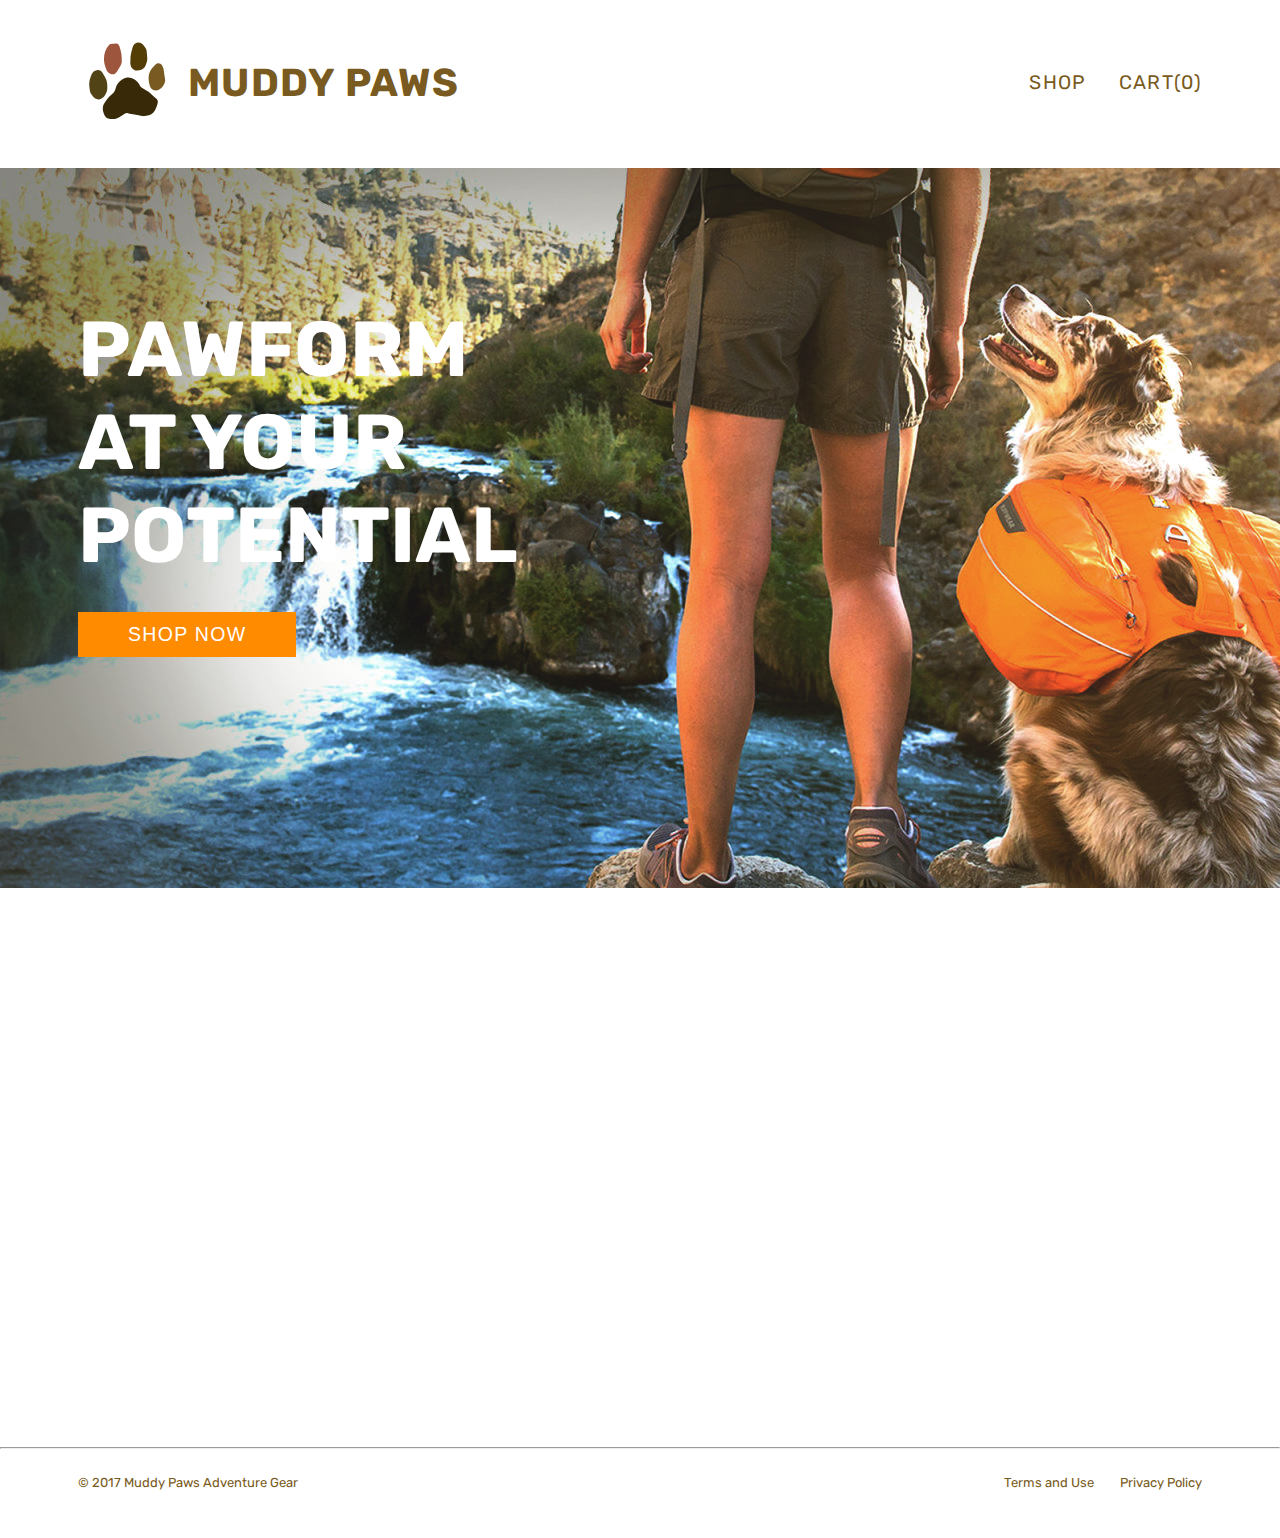
<file: index.html>
<!DOCTYPE html>
<html>
    <head>
        <title>Muddy Paws Adventure Gear</title>
        <!-- styles -->
        <link rel="stylesheet" type="text/css" href="style.css">
        <!-- fonts -->
        <link href="https://fonts.googleapis.com/css?family=Rubik:300,400,500,700" rel="stylesheet">
        <!-- jQuery -->
        <script src="https://code.jquery.com/jquery-3.2.1.min.js" integrity="sha256-hwg4gsxgFZhOsEEamdOYGBf13FyQuiTwlAQgxVSNgt4=" crossorigin="anonymous"></script>
        <!-- javascript -->
        <script src="main.js" type="text/javascript"></script>
        <script src="cart.js" type="text/javascript"></script>
    </head>
    
    <body>
       
        <div id="main">
            <header>
               <div class="logo">
                   <a href="index.html"><img src="images/paw.svg"></a>
                   <h1>Muddy Paws</h1>
                </div>
               
                <nav>
                    <ul>
                        <li><a href="shop.html">Shop</a></li>
                        <li><a id="counter" href="cart.html">Cart(<span>0</span>)</a></li>

                    </ul>
                </nav>
            </header>
        </div>
        
        <div class="banner">
            <h1 class="title">Pawform at Your Potential</h1>
            <a href="shop.html"><button>SHOP NOW</button></a>
        </div>
        
        <div class ="clear"></div>

        <hr class="footer">

        <footer>
           <p>© 2017 Muddy Paws Adventure Gear</p>

            <ul>
                    <li>Privacy Policy</li>
                    <li>Terms and Use</li>
            </ul>
        </footer>

    </body>
</html>
</file>
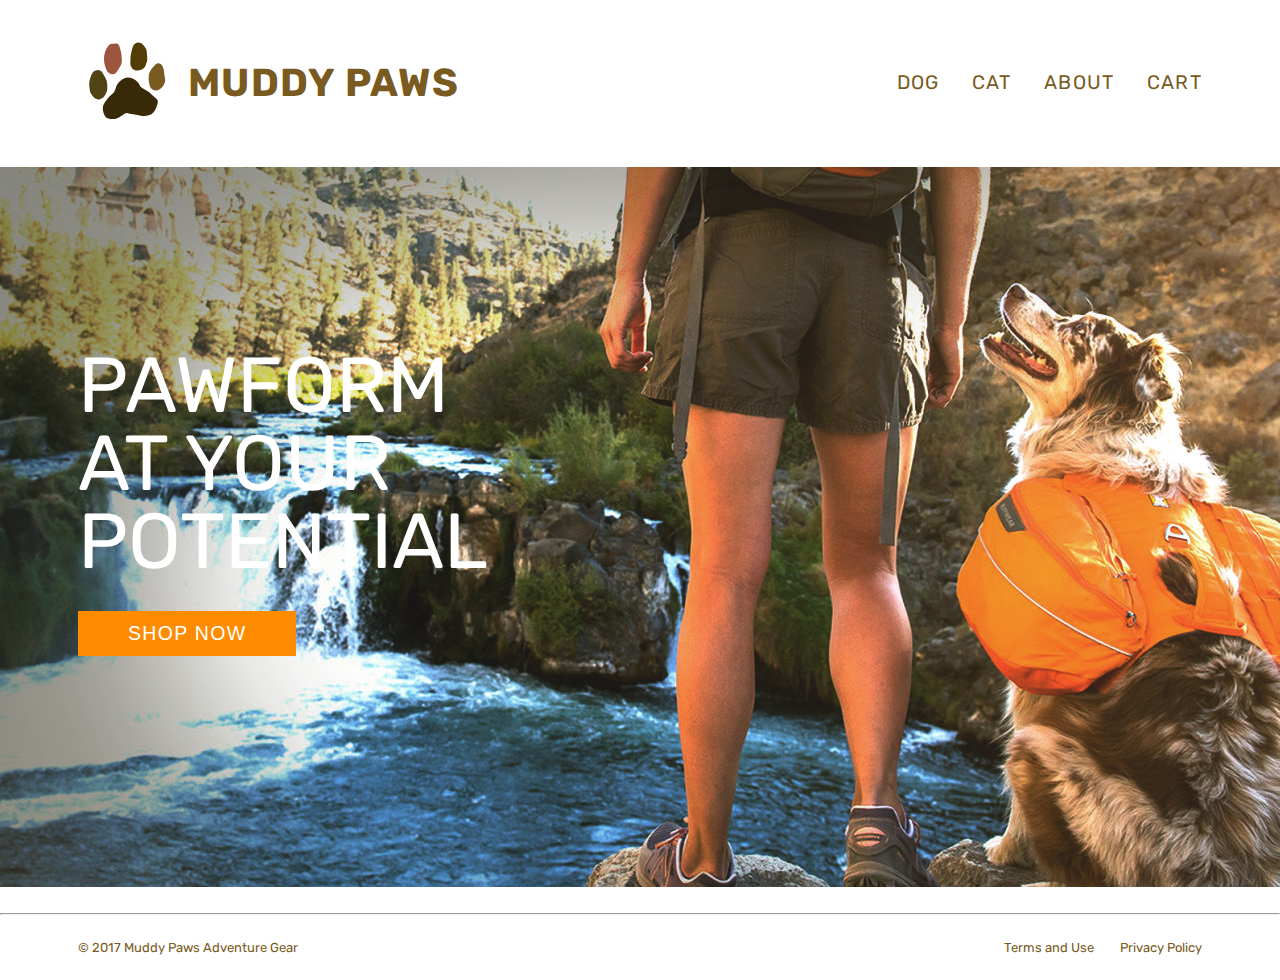
<file: pui-assignment-3/index.html>
<!DOCTYPE html>
<html>
    <head>
        <title>Muddy Paws Adventure Gear</title>
        <link rel="stylesheet" type="text/css" href="style.css">
        <link href="https://fonts.googleapis.com/css?family=Rubik:300,400,500,700" rel="stylesheet">
        <meta charset="utf-8">
        <meta name="viewport" content="width=device-width, initial-scale=1">
    </head>
    
    <body>
       
        <div id="main">
            <header>
               <div class="logo">
                   <a href="index.html"><img src="images/paw.svg"></a>
                   <h1>Muddy Paws</h1>
                </div>
               
                <nav>
                    <ul>
                        <li><a href="dog.html">Dog</a></li>
                        
                        <li><a href="cat.html">Cat</a></li>
                        
                        <li><a href="#"></a>About</li>
                        <li><a href="#"></a>Cart</li>
                    </ul>
                </nav>
            </header>
        </div>
        
        <div class="banner">
            <h1 class="title">Pawform at Your Potential</h1>
            <a href="dog.html"><button>SHOP NOW</button></a>
        </div>
        
        <div class ="clear"></div>

        <hr class="footer">

        <footer>
            <p>© 2017 Muddy Paws Adventure Gear</p>
            <ul>
                    <li>Privacy Policy</li>
                    <li>Terms and Use</li>
            </ul>
        </footer>

    </body>
</html>
</file>
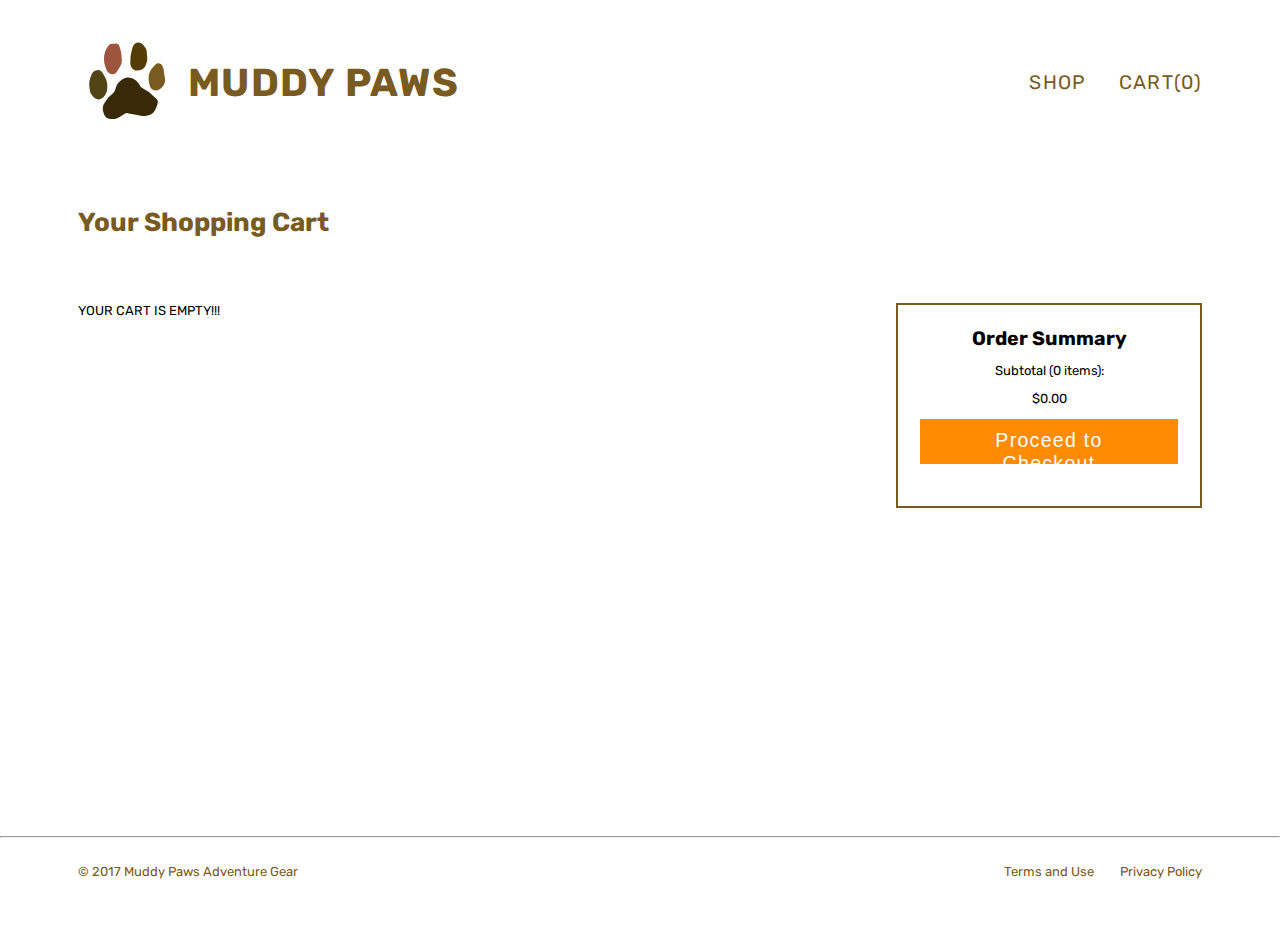
<file: cart.html>
<!DOCTYPE html>
<html>
    <head>
        <title>Muddy Paws Adventure Gear</title>
        <!-- styles -->
        <link rel="stylesheet" type="text/css" href="style.css">
        <!-- fonts -->
        <link href="https://fonts.googleapis.com/css?family=Rubik:300,400,500,700" rel="stylesheet">
        <!-- jQuery -->
        <script src="https://code.jquery.com/jquery-3.2.1.min.js" integrity="sha256-hwg4gsxgFZhOsEEamdOYGBf13FyQuiTwlAQgxVSNgt4=" crossorigin="anonymous"></script>
        <!-- javascript -->
        <script src="main.js" type="text/javascript"></script>
        <script src="cart.js" type="text/javascript"></script>
    </head>
    
    <body>
       
        <div id="main">
            <header>
               <div class="logo">
                   <a href="index.html"><img src="images/paw.svg"></a>
                   <h1>Muddy Paws</h1>
                </div>
               
                <nav>
                    <ul>
                        <li><a href="shop.html">Shop</a></li>
                        <li><a id="counter" href="cart.html">Cart(<span>0</span>)</a></li>
                    </ul>
                </nav>
            </header>
        </div>
        
        <div id="checkout">
            <h1>Your Shopping Cart</h1>
        </div>
        <div>
            <div id="cart">
                YOUR CART IS EMPTY!!!
            </div>
            <div class="orderSummary">
               <h2>Order Summary</h2>
               <p id="sumItems">Subtotal (<span>0</span> items):</p>
               <p id="sumPrice">$0.00</p>
               <a href="#"><button>Proceed to Checkout</button></a>
           </div>
        </div>

           <div class ="clear"></div>
       
        <hr class="footer">
        <footer>
            <p>© 2017 Muddy Paws Adventure Gear</p>
            <ul>
                    <li>Privacy Policy</li>
                    <li>Terms and Use</li>
            </ul>
        </footer>

    </body>
</html>
</file>
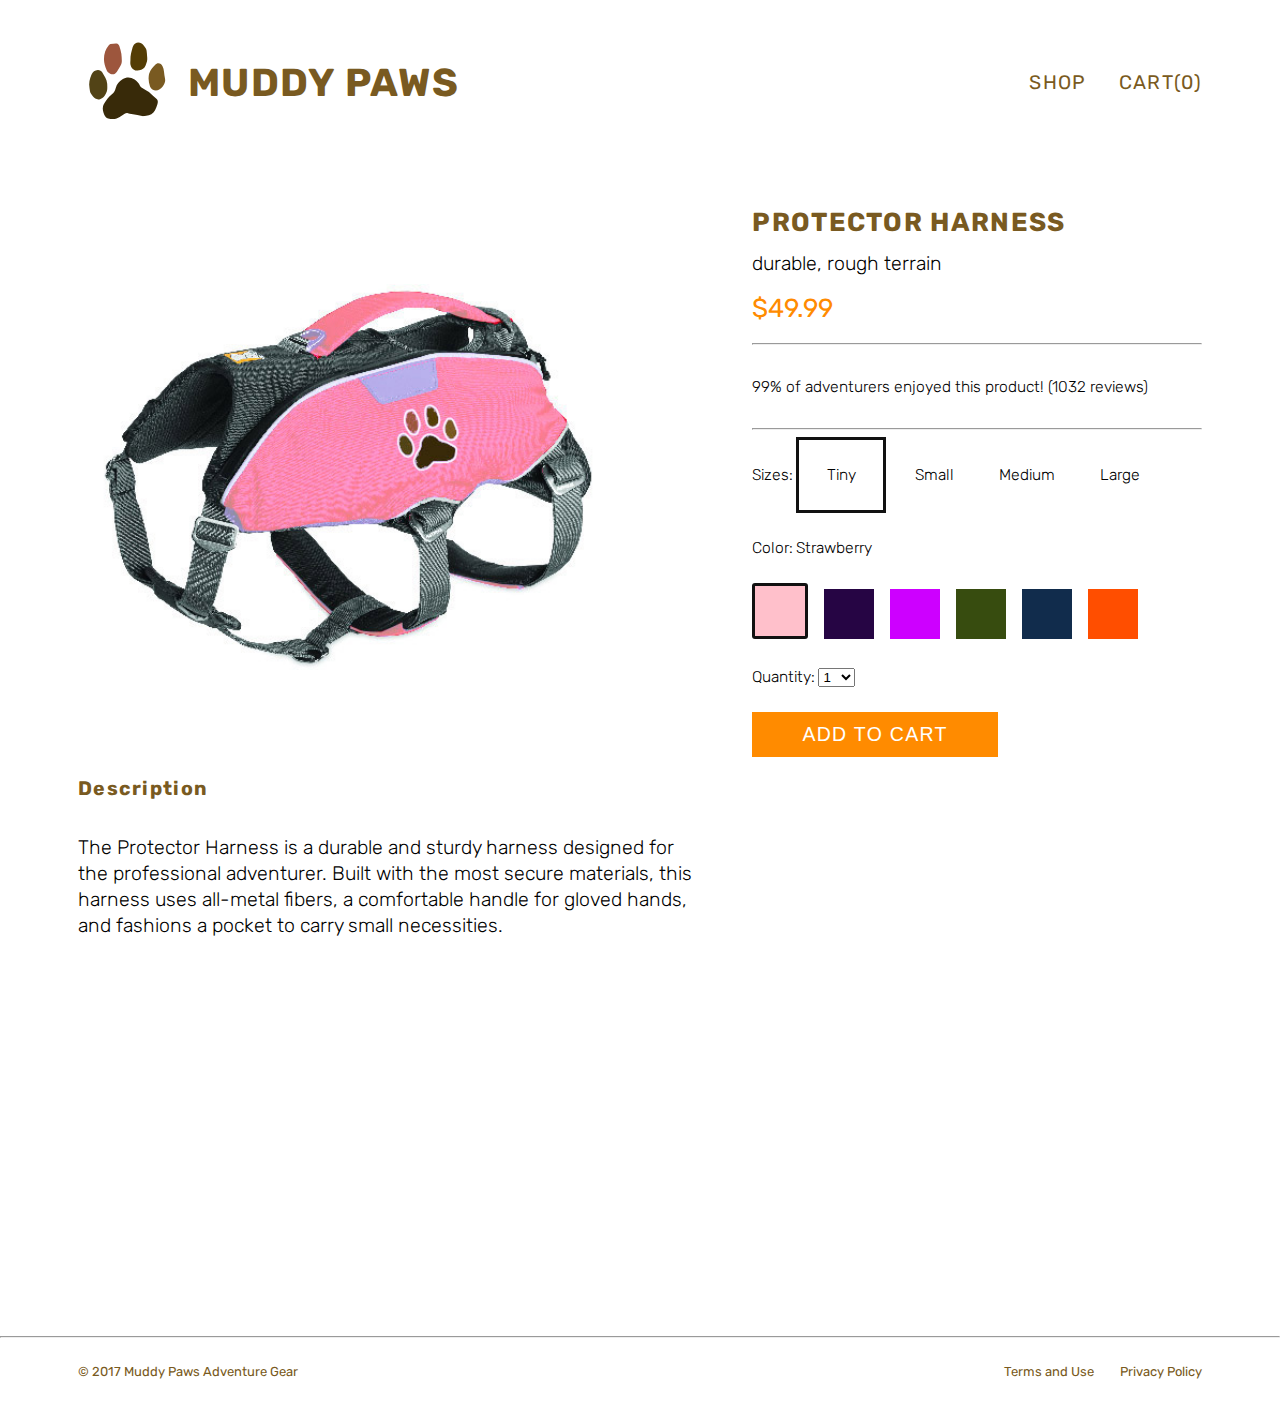
<file: pdp.html>
<!DOCTYPE html>
<html>
    <head>
        <title>Muddy Paws Adventure Gear</title>
        <!-- styles -->
        <link rel="stylesheet" type="text/css" href="style.css">
        <!-- fonts -->
        <link href="https://fonts.googleapis.com/css?family=Rubik:300,400,500,700" rel="stylesheet">
        <!-- jQuery -->
        <script src="https://code.jquery.com/jquery-3.2.1.min.js" integrity="sha256-hwg4gsxgFZhOsEEamdOYGBf13FyQuiTwlAQgxVSNgt4=" crossorigin="anonymous"></script>
        <!-- javascript -->
        <script src="main.js" type="text/javascript"></script> 
        <script src="cart.js" type="text/javascript"></script>  
    </head>
    <body>
       
        <div id="main">
            <header>
               <div class="logo">
                   <a href="index.html"><img src="images/paw.svg"></a>
                   <h1>Muddy Paws</h1>
                </div>
                <nav>
                    <ul>
                        <li><a href="shop.html">Shop</a></li>
                        <li><a id="counter" href="cart.html">Cart(<span>0</span>)</a></li>

                    </ul>
                </nav>
            </header>
        </div>
        <div class="pdp">
            <div class="pdpItem">    
            </div>
            <div class="pdpDetail">
                <h1>PROTECTOR HARNESS</h1>
                <h3>durable, rough terrain</h3>
                <h2>$49.99</h2>
                <hr>
                <p>99% of adventurers enjoyed this product! (1032 reviews)</p>
                <hr>
                <div class="sizes">
                   <p>Sizes:</p>
                    <div class="selected"><p>Tiny</p></div>
                    <div><p>Small</p></div>
                    <div><p>Medium</p></div>
                    <div><p>Large</p></div>
                </div>
                
                <p>Color: </p>
                <p id = "colorName">Strawberry</p>
                <div class="colors">
                    <div color = "Strawberry" class = "selected colorBox1"></div>
                    <div color = "Blackberry" class = "colorBox2"></div>
                    <div color = "Crazyberry" class = "colorBox3"></div>
                    <div color = "Camouflage" class = "colorBox4"></div>
                    <div color = "NightMoon" class = "colorBox5"></div>
                    <div color = "FireOrange" class = "colorBox6"></div>
                </div>
                <p>Quantity: </p>
                <select id="quantity">
                      <option value="1">1</option>
                      <option value="2">2</option>
                      <option value="3">3</option>
                      <option value="4">4</option>
                      <option value="5">5</option>
                      <option value="6">6</option>
                      <option value="7">7</option>
                      <option value="8">8</option>
                      <option value="9">9</option>
                      <option value="10">10</option>
                </select>
                <a id = "addToCart" href="#" style="color:transparent"><button>ADD TO CART</button></a>
            </div>
        </div>
        <div class="pdpDescription">
                   <h1>Description</h1>
                   <p>The Protector Harness is a durable and sturdy harness designed for the professional adventurer. Built with the most secure materials, this harness uses all-metal fibers, a comfortable handle for gloved hands, and fashions a  pocket to carry small necessities.</p>
        </div>
        <hr class="footer">
        <footer>
            <p>© 2017 Muddy Paws Adventure Gear</p>
            <ul>
                    <li>Privacy Policy</li>
                    <li>Terms and Use</li>
            </ul>
        </footer>
    </body>
</html>
</file>
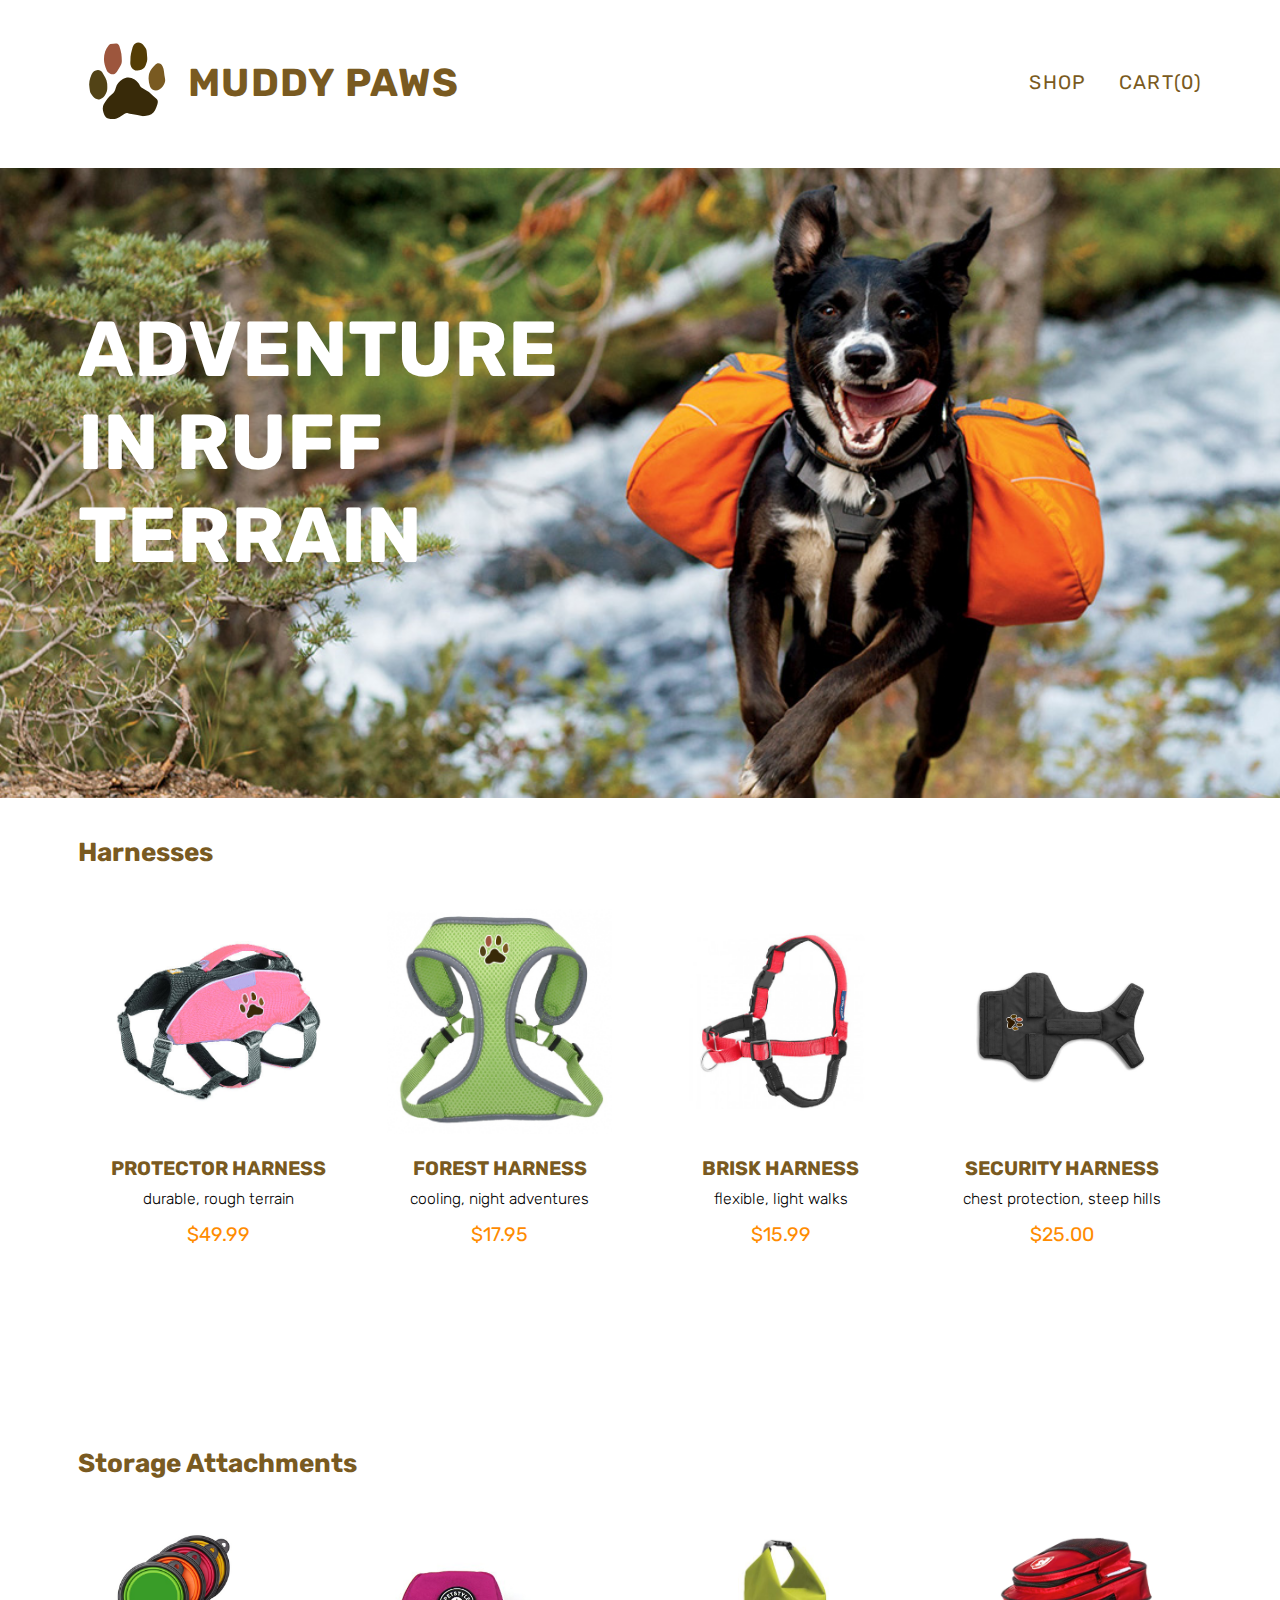
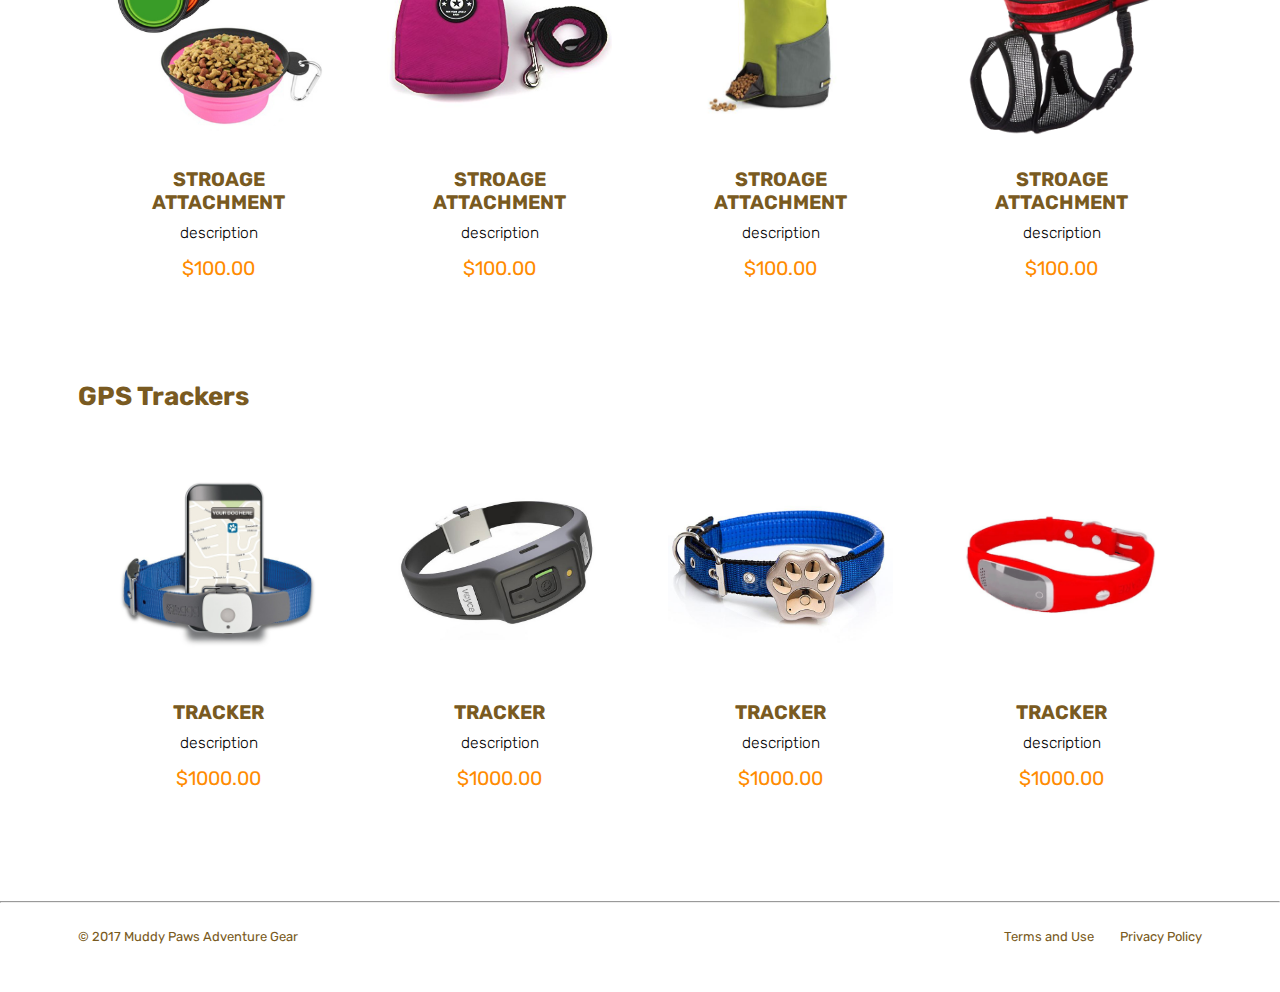
<file: shop.html>
<!DOCTYPE html>
<html>
    <head>
        <title>Muddy Paws Adventure Gear</title>
        <!-- styles -->
        <link rel="stylesheet" type="text/css" href="style.css">
        <!-- fonts -->
        <link href="https://fonts.googleapis.com/css?family=Rubik:300,400,500,700" rel="stylesheet">
        <!-- jQuery -->
        <script src="https://code.jquery.com/jquery-3.2.1.min.js" integrity="sha256-hwg4gsxgFZhOsEEamdOYGBf13FyQuiTwlAQgxVSNgt4=" crossorigin="anonymous"></script>
        <!-- javascript -->
        <script src="main.js" type="text/javascript"></script>
        <script src="cart.js" type="text/javascript"></script>
    </head>
    
    <body>
       
        <div id="main">
            <header>
               <div class="logo">
                   <a href="index.html"><img src="images/paw.svg"></a>
                   <h1>Muddy Paws</h1>
                </div>
               
                <nav>
                    <ul>
                        <li><a href="shop.html">Shop</a></li>
                        <li><a id="counter" href="cart.html">Cart(<span>0</span>)</a></li>

                    </ul>
                </nav>
            </header>
        </div>
        <div class="dogHeader">
          <h1 class="title">Adventure in Ruff Terrain</h1>                   
               </div>
                

        <div class="contentBlock">
           <h1>Harnesses</h1>
           <div class="quarterColumn">
               <a href="pdp.html"><img src="images/Strawberry.jpg"></a>
               <h2>PROTECTOR HARNESS</h2>
               <h3>durable, rough terrain</h3>
               <h4>$49.99</h4>
           </div>
            <div class="quarterColumn">
               <a href="pdp.html"><img src="images/harness2.jpg"></a>
               <h2>FOREST HARNESS</h2>
               <h3>cooling, night adventures</h3>
               <h4>$17.95</h4>

           </div>
            <div class="quarterColumn">
               <a href="pdp.html">
               <img src="images/harness3.jpg"></a>
               <h2>BRISK HARNESS</h2>
               <h3>flexible, light walks</h3>
               <h4>$15.99 </h4>
           </div>
           <div class="quarterColumn">
               <a href="pdp.html">
               <img src="images/harness4.jpg"></a>
               <h2>SECURITY HARNESS</h2>
               <h3>chest protection, steep hills</h3>
               <h4>$25.00</h4>
           </div>
        </div>
        <div class ="clear"></div>
        <div class="contentBlock">
        <h1>Storage Attachments</h1>
            <div class="quarterColumn">
               <a href="pdp.html">
                <img src="images/storage1.jpg"></a>
               <h2>STROAGE ATTACHMENT</h2>
               <h3>description</h3>
               <h4>$100.00</h4>
           </div>
           <div class="quarterColumn">
               <a href="pdp.html">
               <img src="images/storage2.png"></a>
               <h2>STROAGE ATTACHMENT</h2>
               <h3>description</h3>
               <h4>$100.00</h4>
           </div>
           <div class="quarterColumn">
               <a href="pdp.html">
               <img src="images/storage3.png"></a>
               <h2>STROAGE ATTACHMENT</h2>
               <h3>description</h3>
               <h4>$100.00</h4>
           </div>
           <div class="quarterColumn">
               <a href="pdp.html">
               <img src="images/storage4.jpg"></a>
               <h2>STROAGE ATTACHMENT</h2>
               <h3>description</h3>
               <h4>$100.00</h4>
           </div>
        </div>
        <div class ="clear"></div>
        <div class="contentBlock">
        <h1>GPS Trackers</h1>
            <div class="quarterColumn">
               <a href="pdp.html">
               <img src="images/dogTracker1.jpg"></a>
               <h2>TRACKER</h2>
               <h3>description</h3>
               <h4>$1000.00</h4>
           </div>
           <div class="quarterColumn">
               <a href="pdp.html">
                <img src="images/dogTracker2.jpg"></a>
               <h2>TRACKER</h2>
               <h3>description</h3>
               <h4>$1000.00</h4>
           </div>
           <div class="quarterColumn">
               <a href="pdp.html">
               <img src="images/dogTracker3.jpg"></a>
               <h2>TRACKER</h2>
               <h3>description</h3>
               <h4>$1000.00</h4>
           </div>
           <div class="quarterColumn">
               <a href="pdp.html">
               <img src="images/dogTracker4.png"></a>
               <h2>TRACKER</h2>
               <h3>description</h3>
               <h4>$1000.00</h4>
           </div>
        </div>
        <div class ="clear"></div>

       <hr class="footer">
        <footer>
                <p>© 2017 Muddy Paws Adventure Gear</p>
                <ul>
                       <li>Privacy Policy</li>
                        <li>Terms and Use</li>
                </ul>
        </footer>
    </body>
</html>
</file>
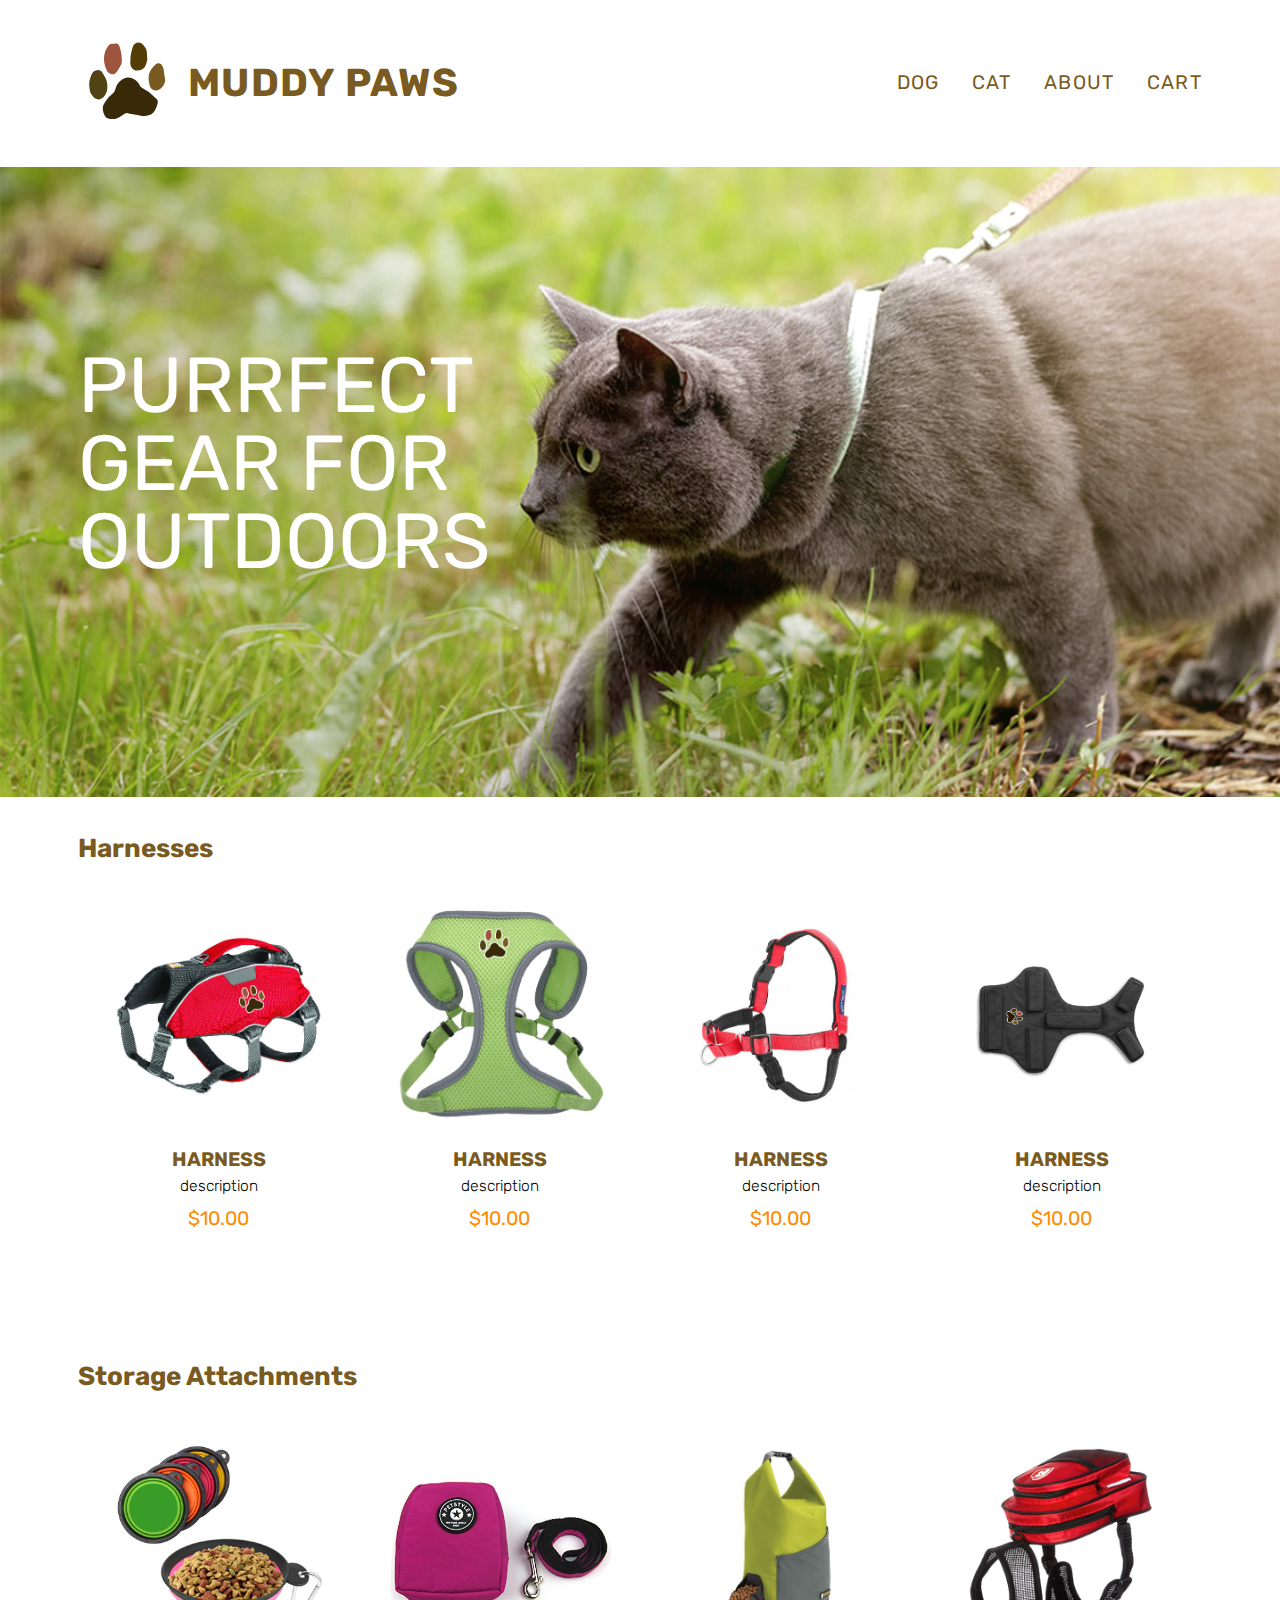
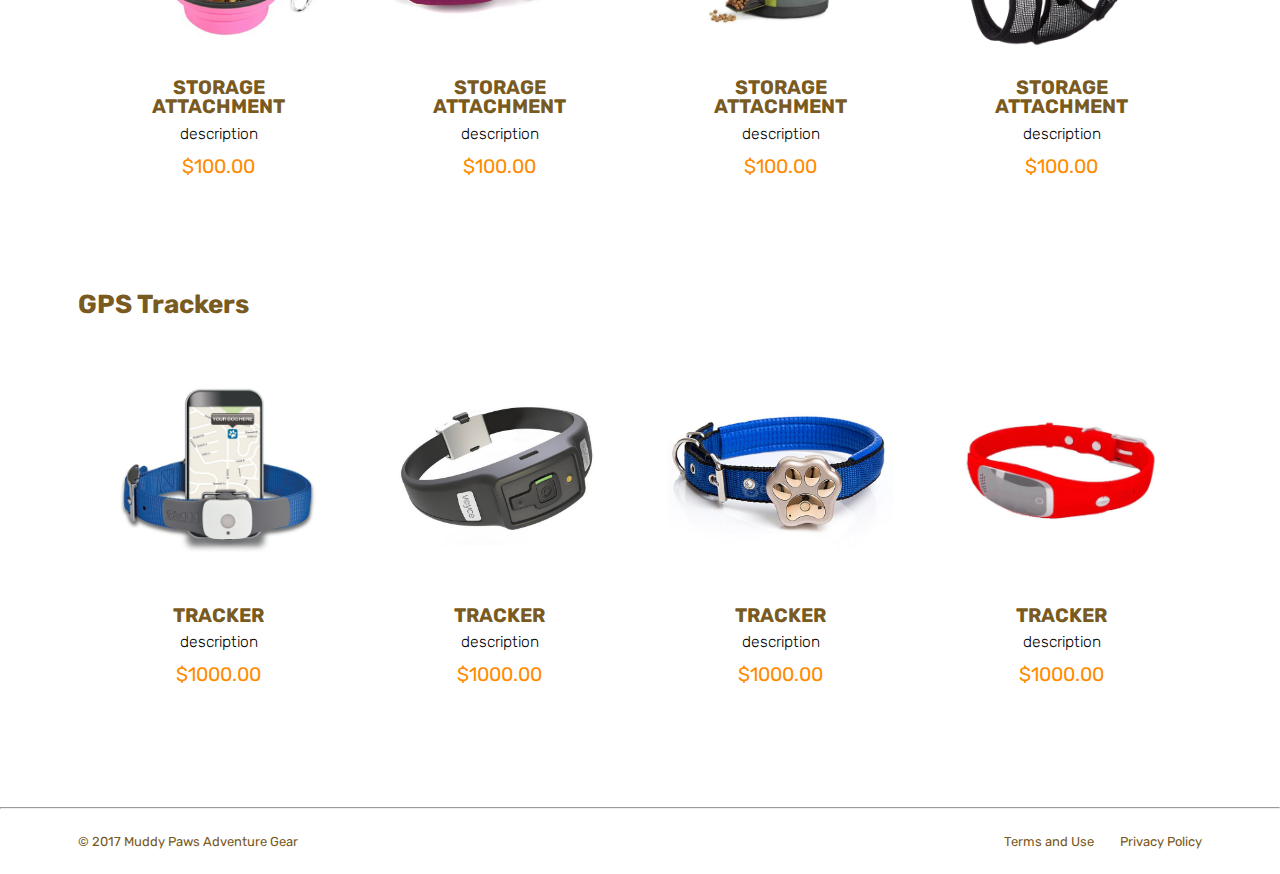
<file: pui-assignment-3/cat.html>
<!DOCTYPE html>
<html>
    <head>
        <title>Muddy Paws Adventure Gear</title>
        <link rel="stylesheet" type="text/css" href="style.css">
        <link href="https://fonts.googleapis.com/css?family=Rubik:300,400,500,700" rel="stylesheet">
        <meta charset="utf-8">
        <meta name="viewport" content="width=device-width, initial-scale=1">
    </head>
    
    <body>
       
        <div id="main">
            <header>
               <div class="logo">
                   <a href="index.html"><img src="images/paw.svg"></a>
                   <h1>Muddy Paws</h1>
                </div>
               
                <nav>
                    <ul>
                        <li><a href="dog.html">Dog</a></li>
                        <li><a href="cat.html"></a>Cat</li>
                        <li><a href="#"></a>About</li>
                        <li><a href="#"></a>Cart</li>
                    </ul>
                </nav>
            </header>
        </div>
        <div class="catHeader">

          <h1 class="title">Purrfect Gear for Outdoors</h1>                   

        </div>

                
        
        
        
        
        
        <div class="contentBlock">
           <h1>Harnesses</h1>
           <div class="quarterColumn">
               <img src="images/harness1.jpg">
               <h2>HARNESS</h2>
               <h3>description</h3>
               <h4>$10.00</h4>
           </div>
           
           <div class="quarterColumn">
               <img src="images/harness2.jpg">
               <h2>HARNESS</h2>
               <h3>description</h3>
               <h4>$10.00</h4>
           </div>
           
           <div class="quarterColumn">
               <img src="images/harness3.jpg">
               <h2>HARNESS</h2>
               <h3>description</h3>
               <h4>$10.00</h4>
           </div>
           
           <div class="quarterColumn">
               <img src="images/harness4.jpg">
               <h2>HARNESS</h2>
               <h3>description</h3>
               <h4>$10.00</h4>
           </div>
           
        </div>
        
        <div class ="clear"></div>
        
        
        
        
        <div class="contentBlock">
        <h1>Storage Attachments</h1>
        
            <div class="quarterColumn">
               <img src="images/storage1.jpg">
               <h2>STORAGE ATTACHMENT</h2>
               <h3>description</h3>
               <h4>$100.00</h4>
           </div>
           
           <div class="quarterColumn">
               <img src="images/storage2.png">
               <h2>STORAGE ATTACHMENT</h2>
               <h3>description</h3>
               <h4>$100.00</h4>
           </div>
           
           <div class="quarterColumn">
               <img src="images/storage3.png">
               <h2>STORAGE ATTACHMENT</h2>
               <h3>description</h3>
               <h4>$100.00</h4>
           </div>
           
           <div class="quarterColumn">
               <img src="images/storage4.jpg">
               <h2>STORAGE ATTACHMENT</h2>
               <h3>description</h3>
               <h4>$100.00</h4>
           </div>
        </div>
        
        
         <div class ="clear"></div>
         
         
         
        <div class="contentBlock">
        <h1>GPS Trackers</h1>

            <div class="quarterColumn">
               <img src="images/dogTracker1.jpg">
               <h2>TRACKER</h2>
               <h3>description</h3>
               <h4>$1000.00</h4>
           </div>
           
           <div class="quarterColumn">
               <img src="images/dogTracker2.jpg">
               <h2>TRACKER</h2>
               <h3>description</h3>
               <h4>$1000.00</h4>
           </div>
           
           <div class="quarterColumn">
               <img src="images/dogTracker3.jpg">
               <h2>TRACKER</h2>
               <h3>description</h3>
               <h4>$1000.00</h4>
           </div>
           
           <div class="quarterColumn">
               <img src="images/dogTracker4.png">
               <h2>TRACKER</h2>
               <h3>description</h3>
               <h4>$1000.00</h4>
           </div>
        </div>
        <div class ="clear"></div>

       <hr class="footer">
        <footer>
                <p>© 2017 Muddy Paws Adventure Gear</p>
                <ul>
                       <li>Privacy Policy</li>
                        <li>Terms and Use</li>
                </ul>
        </footer>
    </body>
</html>
</file>
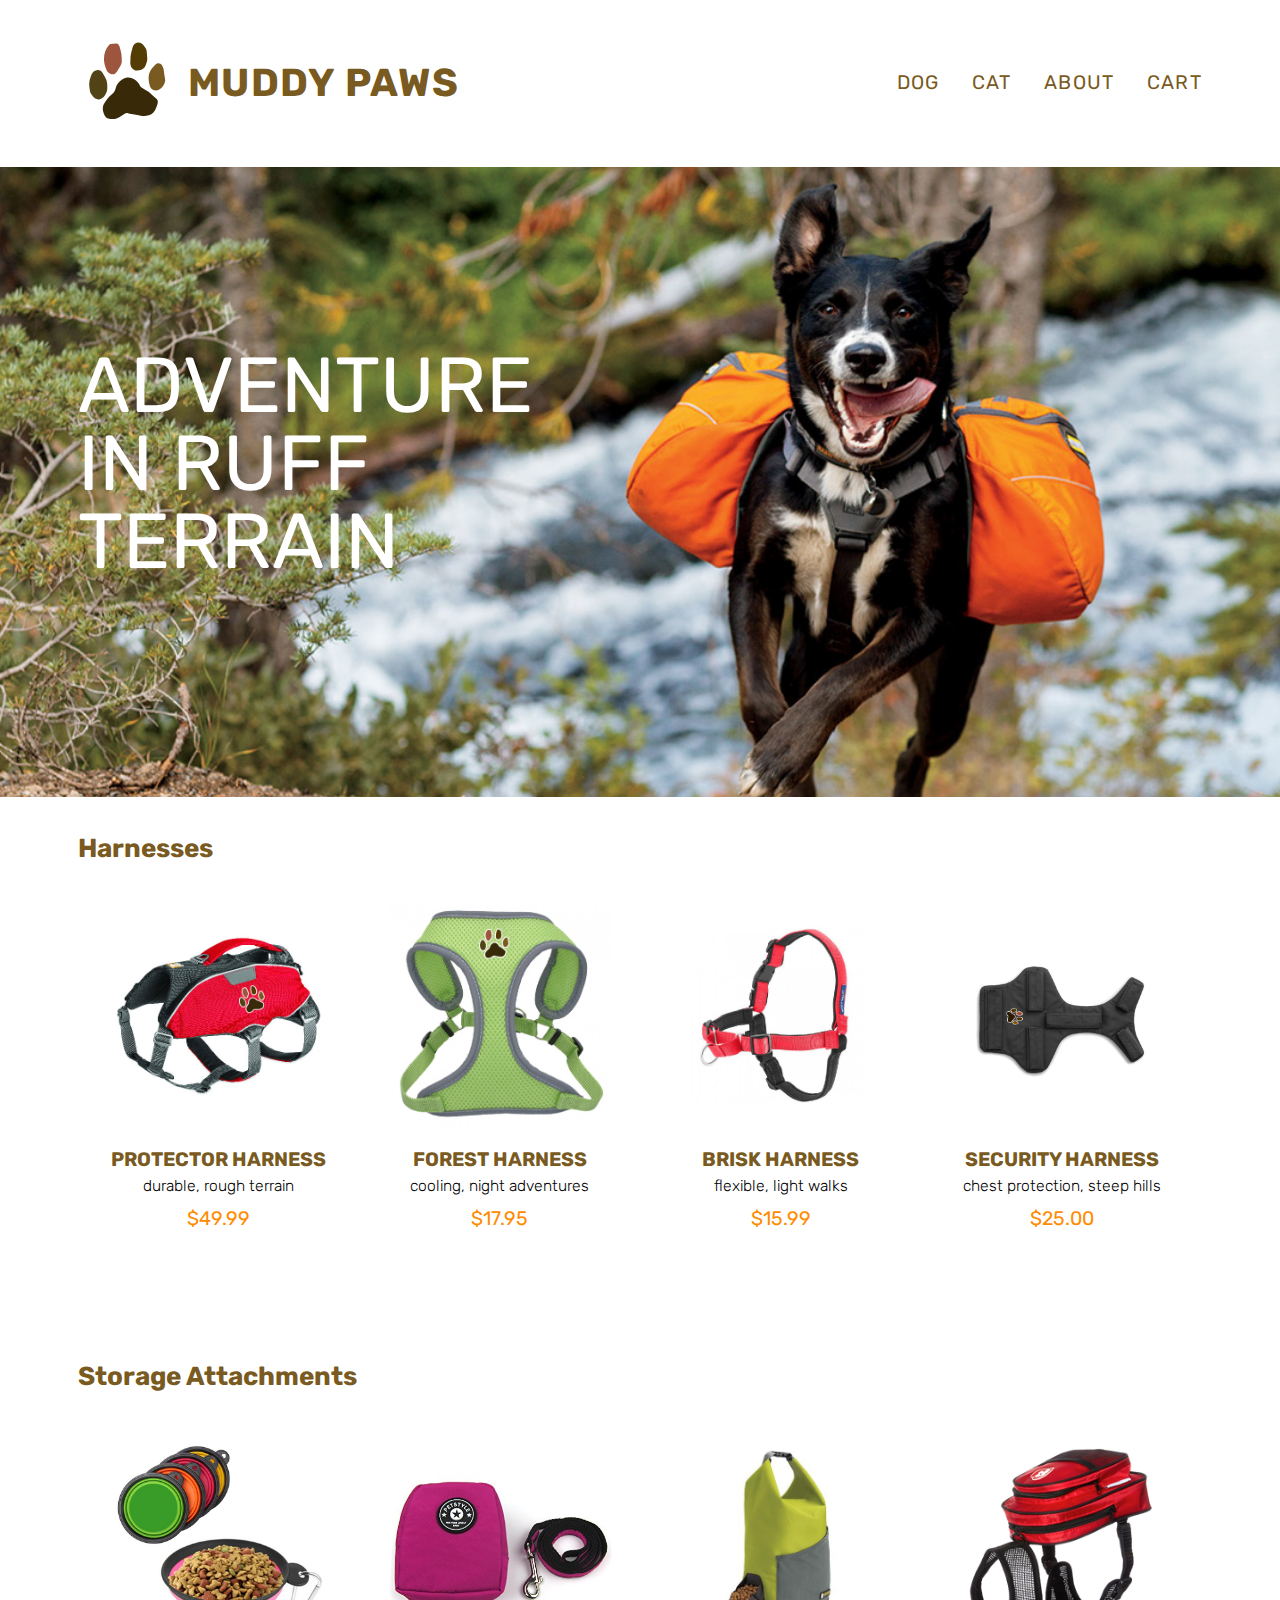
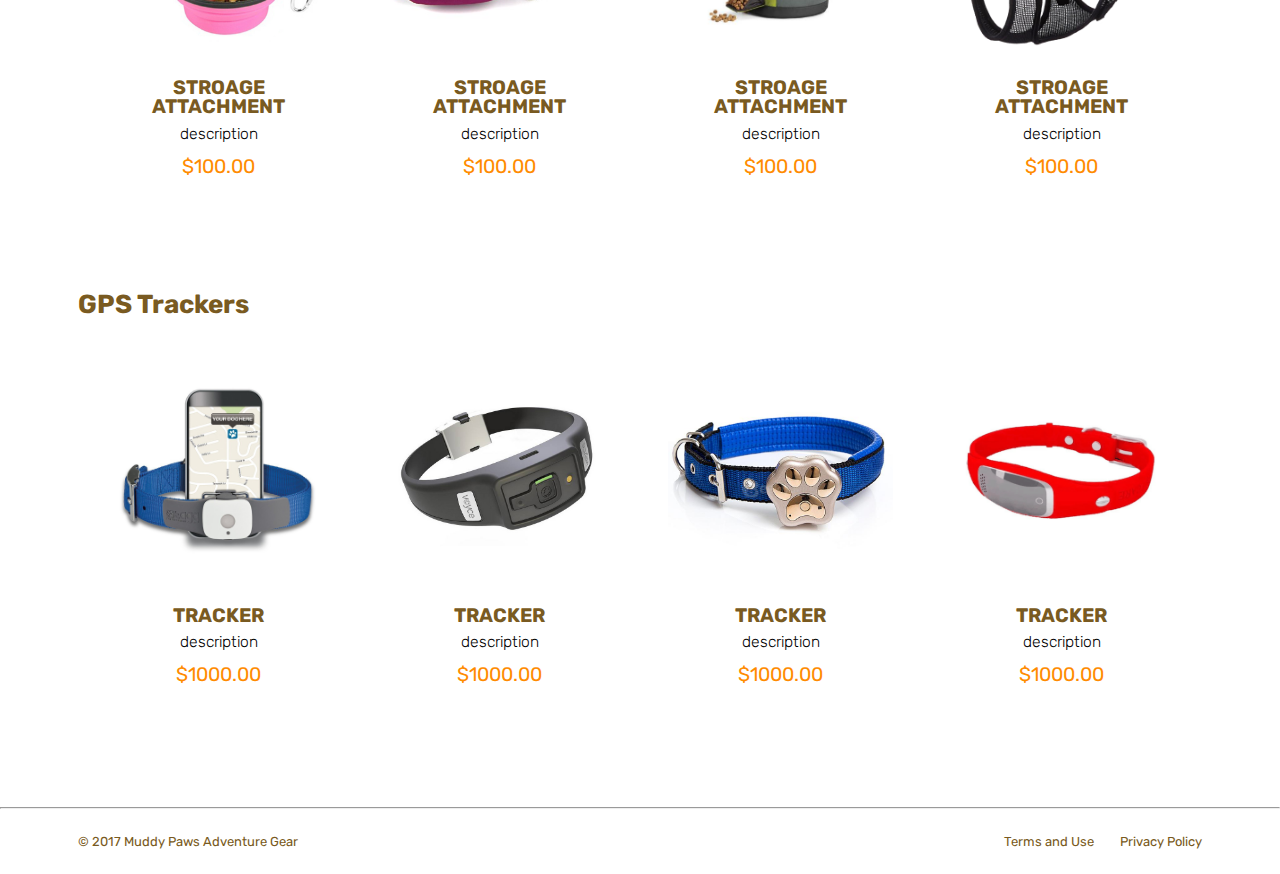
<file: pui-assignment-3/dog.html>
<!DOCTYPE html>
<html>
    <head>
        <title>Muddy Paws Adventure Gear</title>
        <link rel="stylesheet" type="text/css" href="style.css">
        <link href="https://fonts.googleapis.com/css?family=Rubik:300,400,500,700" rel="stylesheet">
        <meta charset="utf-8">
        <meta name="viewport" content="width=device-width, initial-scale=1">
    </head>
    
    <body>
       
        <div id="main">
            <header>
               <div class="logo">
                   <a href="index.html"><img src="images/paw.svg"></a>
                   <h1>Muddy Paws</h1>
                </div>
               
                <nav>
                    <ul>
                        <li><a href="dog.html">Dog</a></li>
                        <li><a href="cat.html">Cat</a></li>
                        <li><a href="#"></a>About</li>
                        <li><a href="#"></a>Cart</li>
                    </ul>
                </nav>
            </header>
        </div>
        <div class="dogHeader">
          <h1 class="title">Adventure in Ruff Terrain</h1>                   
               </div>
                

        <div class="contentBlock">
           <h1>Harnesses</h1>
           <div class="quarterColumn">
               <a href="pdp.html"><img src="images/harness1.jpg"></a>
               <h2>PROTECTOR HARNESS</h2>
               <h3>durable, rough terrain</h3>
               <h4>$49.99</h4>
           </div>
           
           <div class="quarterColumn">
               <img src="images/harness2.jpg">
               <h2>FOREST HARNESS</h2>
               <h3>cooling, night adventures</h3>
               <h4>$17.95</h4>

           </div>
           
           <div class="quarterColumn">
               <img src="images/harness3.jpg">
               <h2>BRISK HARNESS</h2>
               <h3>flexible, light walks</h3>
               <h4>$15.99 </h4>
           </div>
           
           <div class="quarterColumn">
               <img src="images/harness4.jpg">
               <h2>SECURITY HARNESS</h2>
               <h3>chest protection, steep hills</h3>
               <h4>$25.00</h4>
           </div>
           
        </div>
        
        <div class ="clear"></div>
        
        
        
        
        <div class="contentBlock">
        <h1>Storage Attachments</h1>
        
            <div class="quarterColumn">
               <img src="images/storage1.jpg">
               <h2>STROAGE ATTACHMENT</h2>
               <h3>description</h3>
               <h4>$100.00</h4>
           </div>
           
           <div class="quarterColumn">
               <img src="images/storage2.png">
               <h2>STROAGE ATTACHMENT</h2>
               <h3>description</h3>
               <h4>$100.00</h4>
           </div>
           
           <div class="quarterColumn">
               <img src="images/storage3.png">
               <h2>STROAGE ATTACHMENT</h2>
               <h3>description</h3>
               <h4>$100.00</h4>
           </div>
           
           <div class="quarterColumn">
               <img src="images/storage4.jpg">
               <h2>STROAGE ATTACHMENT</h2>
               <h3>description</h3>
               <h4>$100.00</h4>
           </div>
        </div>
        
        
         <div class ="clear"></div>
         
         
         
        <div class="contentBlock">
        <h1>GPS Trackers</h1>

            <div class="quarterColumn">
               <img src="images/dogTracker1.jpg">
               <h2>TRACKER</h2>
               <h3>description</h3>
               <h4>$1000.00</h4>
           </div>
           
           <div class="quarterColumn">
               <img src="images/dogTracker2.jpg">
               <h2>TRACKER</h2>
               <h3>description</h3>
               <h4>$1000.00</h4>
           </div>
           
           <div class="quarterColumn">
               <img src="images/dogTracker3.jpg">
               <h2>TRACKER</h2>
               <h3>description</h3>
               <h4>$1000.00</h4>
           </div>
           
           <div class="quarterColumn">
               <img src="images/dogTracker4.png">
               <h2>TRACKER</h2>
               <h3>description</h3>
               <h4>$1000.00</h4>
           </div>
        </div>
        <div class ="clear"></div>

       <hr class="footer">
        <footer>
                <p>© 2017 Muddy Paws Adventure Gear</p>
                <ul>
                       <li>Privacy Policy</li>
                        <li>Terms and Use</li>
                </ul>
        </footer>
    </body>
</html>
</file>
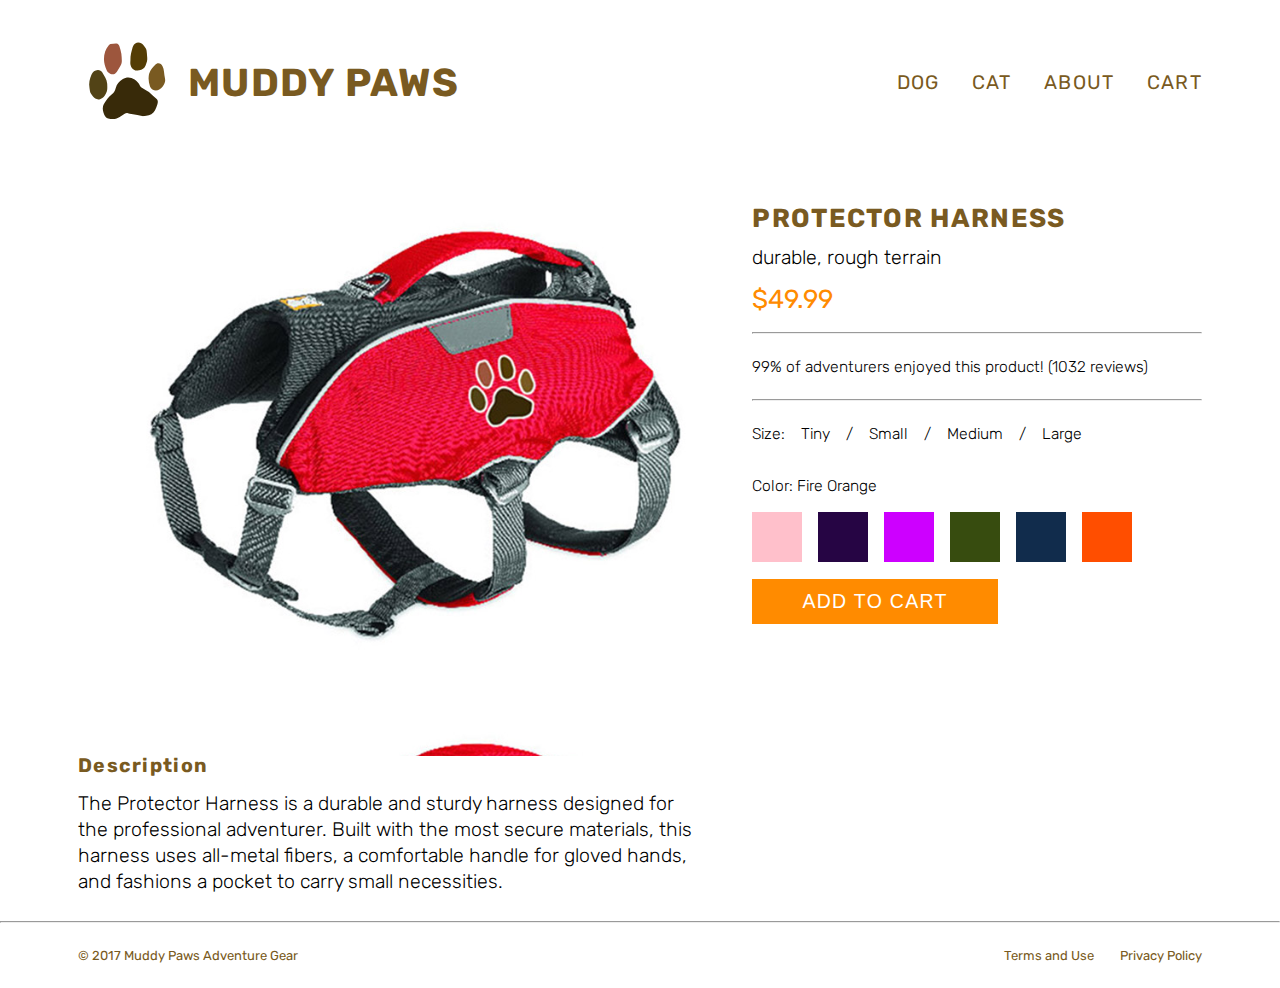
<file: pui-assignment-3/pdp.html>
<!DOCTYPE html>
<html>
    <head>
        <title>Muddy Paws Adventure Gear</title>
        <link rel="stylesheet" type="text/css" href="style.css">
        <link href="https://fonts.googleapis.com/css?family=Rubik:300,400,500,700" rel="stylesheet">
        <meta charset="utf-8">
        <meta name="viewport" content="width=device-width, initial-scale=1">
    </head>
    
    <body>
       
        <div id="main">
            <header>
               <div class="logo">
                   <a href="index.html"><img src="images/paw.svg"></a>
                   <h1>Muddy Paws</h1>
                </div>
               
                <nav>
                    <ul>
                        <li><a href="dog.html">Dog</a></li>
                        <li><a href="cat.html">Cat</a></li>
                        <li><a href="#"></a>About</li>
                        <li><a href="#"></a>Cart</li>
                    </ul>
                </nav>
            </header>
        </div>
        
        <div class="pdp">
            <div class="pdpItem">
               
                
            </div>
            
            <div class="pdpDetail">
                <h1>PROTECTOR HARNESS</h1>
                <h3>durable, rough terrain</h3>
                <h2>$49.99</h2>
                <hr>
                <p>99% of adventurers enjoyed this product! (1032 reviews)</p>
                <hr>
                
                    <ul>
                    <li><p>Size: </p></li>
                    <li><p>Tiny</p></li>
                    <li><p>/</p></li>
                    <li><p>Small</p></li>
                    <li><p>/</p></li>
                    <li><p>Medium</p></li>
                    <li><p>/</p></li>
                    <li><p>Large</p></li>
                </ul>
                
                <p>Color: Fire Orange</p>
                <div class="colors">
                    <div class = "colorBox1"></div>
                    <div class = "colorBox2"></div>
                    <div class = "colorBox3"></div>
                    <div class = "colorBox4"></div>
                    <div class = "colorBox5"></div>
                    <div class = "colorBox6"></div>
                </div>
                <a href="#"><button>ADD TO CART</button></a>
                
                
            </div>
        </div>
        <div class="pdpDescription">
                   <h1>Description</h1>
                   <p>The Protector Harness is a durable and sturdy harness designed for the professional adventurer. Built with the most secure materials, this harness uses all-metal fibers, a comfortable handle for gloved hands, and fashions a  pocket to carry small necessities.</p>
        </div>

        <hr class="footer">

        <footer>
            <p>© 2017 Muddy Paws Adventure Gear</p>
            <ul>
                    <li>Privacy Policy</li>
                    <li>Terms and Use</li>
            </ul>
        </footer>
    </body>
</html>
</file>
<file: style.css>
@import 'https://fonts.googleapis.com/css?family=Rubik:300,400,500,700';

html{
    font-size: 13px;
    font-family: 'Rubik', Helvetica, Arial, sans-serif;
}

h1, h2, h3, h4, body, ul {
    margin: 0;
}

div#main {
    background: #FFF;
}

header {
    padding-top: 2.5rem;
    padding-right: 6rem;
    padding-bottom: 2.5rem;
    padding-left: 6rem;    
    position: relative;
}
body > div:nth-child(3){
    min-height:calc(90vh - 277px);
}

.logo{
    width: 400px;
    display: inline-block;
}

.logo a{
    width: 100px;
    height: 100px;
    margin: 0 auto;
    float: left;
    display: inline-block;
}

.logo h1 {
    position: relative;
    display: inline-block;
    float: left;
    height: 100px;
    line-height: 100px;
    left: 10px;
    font-size: 3rem; 
    text-transform: uppercase;
    letter-spacing: 0.1rem;
    font-weight: 700;
    color: #795A21;
}

header nav{
    height: 100px;
    line-height: 100px;
    float: right;
    font-size:1.5rem;
    color: #795A21;
    text-transform: uppercase;
    word-spacing: 2rem;
    letter-spacing: 0.1rem;
}

header nav ul li {
    display: inline-block;
}


header nav ul li a {
    color: #795A21; 
    text-decoration:none;
    border-bottom: 0.5rem solid #FFF;
    padding-bottom: 0.2em;
    transition: 0.1s ease;
}

header nav ul li a:hover,
header nav ul li a.current {
    color: #795A21;
    border-bottom: 0.2rem solid;
    border-color: #FF8B00;
    transition: 0.1s ease;
}

.banner {
    background-image: url("images/maindoggo0.jpg");
    height: 80vh;
    padding-left: 6rem;
}

.title{
    padding-top: 15vh;
    width: 400px; 
    color: white;
    font-size: 6rem;
    text-transform: uppercase;
}

.banner button{
    padding-top: 10px;
    padding:10px 50px;
    height: 45px;
    font-size:1.5rem;
    font-weight: 400;
    letter-spacing:.1rem;
    color: white;
    background-color: #FF8B00;
    box-shadow: none;
    border: none;
}

.banner a{
    margin-top: 30px;
    height:45px;
    display:inline-block;
}

.banner a:hover{
    cursor:pointer;
}

.contentBlock{
    padding: 3rem 6rem;
}

.dogHeader{
    padding-left: 6rem;
    padding-right: 6rem;
    
    width: 100%;
    background-image: url("images/maindoggo4.jpg");
    height: 70vh;    
    background-size: 100%;
}

.catHeader{
    padding-left: 6rem;
    padding-right: 6rem;
    background-image:url(images/catHeader.jpg);
    height: 70vh;
    background-size: 100%;
}

.contentBlock h1{
    padding-bottom: 1rem;
    font-size: 2rem;
    color: #795A21;
    font-weight: 700;
    text-transform: capitalize;
}

.contentBlock .quarterColumn{
    width: 25%;
    height: 450px;
    display: block;
    box-sizing: border-box;
    padding: 2rem;
    float: left;
    border: 2px solid transparent;
}

.contentBlock .quarterColumn:hover {
    border-color: #795A21
}

.quarterColumn h2{
    text-align: center;  
    padding-top: 1.5rem;
    font-weight: 700;
    font-size: 1.5rem;
    color: #795A21;
}

.quarterColumn h3{
    text-align: center; 
    font-size: 1.2rem;
    font-weight: 300;
    padding: .7rem;
    
}

.quarterColumn h4{
    text-align: center;
    font-size: 1.5rem;
    color: #FF8B00;
    font-weight: 400;
    padding: .5rem;
}

.quarterColumn img{
    max-width: 100%;
    display: inline-block;
}

.clear{
    clear:both;
}

#filter{
    background-color: #795A21;
    height: 100px;
    padding-left: 6rem;
}

#filter h1{
    line-height: 100px;
    display: inline-block;
    float: left;
}

#filter a{
    display: inline-block;
    line-height: 100px;
    float: left; 
    padding-left: 1rem;
}

.pdp {
    padding-top: 3rem;
    padding-left: 6rem;
    padding-right: 6rem;
}

.pdpItem{
    box-sizing:border-box;
    width: 60%;
    float: left;
    display: block;
    background-image:url(images/Strawberry.jpg);
    background-size: 80%;
    background-repeat: no-repeat;
    float: left;
    height: 550px;
}

.sizes div{
    display: inline-block;
    text-align: center;
    width: 20%;
}
.sizes .selected{
    box-sizing: border-box;
    border:3px solid #111;
}

.colors .selected{
    border:3px solid #111;
    border-radius:3px;
}

.pdpDetail{
    display: inline-block;
    width: 40%;
}

.pdpDetail h1{  
    font-weight: 700;
    letter-spacing: .1rem;
    font-size: 2rem;
    color: #795A21;
}

.pdpDetail h3{
    padding-top: 1rem;
    line-height: 2rem;
    font-weight: 200;
    font-size: 1.5rem;
}

.pdpDetail h2{
    font-size: 2rem;
    color: #FF8B00;
    font-weight: 400;
    padding-top: 1.2rem;
    padding-bottom: 1rem;
}

.pdpDetail p{
    padding-top: .5rem;
    padding-bottom: .5rem;
    line-height: 2rem;
    font-weight: 200;
    font-size: 1.2rem;
    display: inline-block;
}

.pdpDetail li{
    display: inline-block;
    padding-right: 1rem;
}
    
.pdpDetail #addToCart button{
    display: block;
    padding:10px 50px;
    margin-bottom: 1.5rem;
    height: 45px;
    font-size:1.5rem;
    font-weight: 400;
    letter-spacing:.1rem;
    color: white;
    background-color: #FF8B00;
    box-shadow: none;
    border: none;
}

.pdpDetail a{
    height:45px;
}

.pdpDetail a:hover{
    cursor:pointer;
}

.colors{
    display: inline-block;
    width: 100%;
}

.colorBox1 {
    display: inline-block;
    margin-right: 1rem;

    width: 50px;
    height: 50px;
    background:pink;
}

.colorBox2 {
    display: inline-block;
    margin-right: 1rem;

    width: 50px;
    height: 50px;
    background: #260544;
}

.colorBox3 {
    display: inline-block;
    margin-right: 1rem;

    width: 50px;
    height: 50px;
    background: #CD00FF;
}

.colorBox4 {
    display: inline-block;
    margin-right: 1rem;
    width: 50px;
    height: 50px;
    background:#374C0F;
}

.colorBox5 {
    display: inline-block;
    margin-right: 1rem;

    width: 50px;
    height: 50px;
    background:#112C4C;
}

.colorBox6 {
    display: inline-block;
    margin-right: 1rem;

    width: 50px;
    height: 50px;
    background:#FF4E00;
}

.pdpDescription{
    padding-left: 6rem;
    width: 55%;
    box-sizing: border-box;
    display:block;
}

.pdpDescription h1{
    font-weight: 700;
    letter-spacing: .1rem;
    font-size: 1.5rem;
    color: #795A21;
}

.pdpDescription p{
    padding-top: 1.2rem;
    line-height: 2rem;
    font-weight: 200;
    font-size: 1.5rem;
}

/*cart*/
.cart-background{
    background:#adadad;
    outline: 1px solid #333;
    margin-top: 1px;
}

#checkout{
    padding: 3rem 6rem;
    color: #795A21;
    font-weight: 700;
}

#cart{
   padding-left: 6rem;
   padding-right: 6rem;
   height: 100px;
}

.items{
    float: left;
    width: 70%;
    border: 2px solid #795A21;
    background-color: antiquewhite;
}

.orderSummary{
    display: inline-block;
    float: right;
    text-align: center;
    padding: 22px;
    border: 2px solid #795A21;
    height: 205px;
    width: 25%;
}

.orderSummary button{
    margin-top: 120px;
    padding-top: 10px;
    padding:10px 40px;
    height: 45px;
    font-size:1.5rem;
    font-weight: 400;
    letter-spacing:.1rem;
    color: white;
    background-color: #FF8B00;
    box-shadow: none;
    border: none;
}

.cart-background{
    outline:solid 2px #FF8B00;
    background-color:white;
    padding:1rem;
    overflow: auto;
    position:relative;
}
.cart-background img{
    width:20%;
    height:auto;
    float:left;
}
.cart-background .details{
    width:50%;
    display:inline-block;
    float:left;
    box-sizing:border-box;
}
.cart-background .quantityCol{
    width:30%;
    display:inline-block;
    float:left;
    box-sizing:border-box;
    height:150px;
    line-height: 150px;
    margin:auto;
    text-align:center;
}

#cart{
    width:calc(70%);
    height:auto;
    float:left;
    -webkit-box-sizing: border-box;
    -moz-box-sizing: border-box;
    box-sizing: border-box;
    padding-right:2rem;
    padding-top:2rem;
}
.orderSummary{
    width:calc(30% - 6rem);
    float:left;
    margin-right:6rem;
    -webkit-box-sizing: border-box;
    -moz-box-sizing: border-box;
    box-sizing: border-box;
    margin-top:2rem;
    
}
.clear{
    clear:both;
}
.cart-background h2{
    font-weight:700;
    color:#795A21;
    size:1.2rem;
    margin-top:1.5rem;
    margin-bottom:1.5rem;
}
.cart-background .color{
    margin-bottom:1.5rem;
}
.cart-background .price{
    font-weight:700;
    color:#FF8800;
}
.cart-background .details{
    padding-left:2rem;
}
.orderSummary button{
    margin-top:0;
}

.cancelButton{
    position:absolute;
    width:25px;
    height:25px;
    right:1rem;
    top:1rem;
    background-color:transparent;
}
.cancelButton:hover{
    cursor:pointer;
}

.cancelButton:after {
    position: absolute;
    top: 0;
    bottom: 0;
    left: 0;
    right: 0;
    content: "X"; 
    font-size: 25px; 
    color: #795A21;
    line-height: 25px;
    text-align: center;
}

/*footer*/
hr.footer {
    clear: both;

    display: block;
    margin-top: 2rem;
    margin-bottom: -1rem;
}

footer {
    clear: both;
    height: 50px;
    padding: 2rem 6rem;
    font-weight: 400;
    font-size: 1rem;
}

footer p{
    clear: both;
    display: inline-block;
    color: #795A21;
    float: left;
}

footer ul li #left{
    display: inline-block;
    color: #795A21;
    float: left;
    padding-left: 2rem;
}
footer ul li{
    padding-top: 1rem;
    display: inline-block;
    color: #795A21;
    float: right;
    padding-left: 2rem;
    
}
</file>
<file: pui-assignment-3/style.css>
@import 'reset.css';
@import 'https://fonts.googleapis.com/css?family=Rubik:300,400,500,700';


html{
    font-size: 13px;
    font-family: 'Rubik', Helvetica, Arial, sans-serif;
}


div#main {
    background: #FFF;
/*
    left: 3%;
    right: 3%;
    padding-top: 1.5%;
    padding-bottom: 1.5%;
*/
}

header {
    padding-top: 2.5rem;
    padding-right: 6rem;
    padding-bottom: 2.5rem;
    padding-left: 6rem;    
    position: relative;
    position:
}
.logo{
    width: 400px;
    display: inline-block;
}
.logo a{
    width: 100px;
    height: 100px;
    margin: 0 auto;
    float: left;
    display: inline-block;
}


/*
.logo a{
    height: 100px;
}
*/
.logo h1 {
    position: relative;
    display: inline-block;
    float: left;
    height: 100px;
    line-height: 100px;
    left: 10px;
    font-size: 3rem; 
    text-transform: uppercase;
    letter-spacing: 0.1rem;
    font-weight: 700;
    color: #795A21;
}


header nav{
    height: 100px;
    line-height: 100px;
    float: right;
    font-size:1.5rem;
    color: #795A21;
    text-transform: uppercase;
    word-spacing: 2rem;
    letter-spacing: 0.1rem;
}

header nav ul li {
    display: inline-block;
}


header nav ul li a {
    color: #795A21; 
    text-decoration:none;
    border-bottom: 0.5rem solid #FFF;
/*    not margin bottom*/
    padding-bottom: 0.2em;
    transition: 0.1s ease;
}
/*serialized*/
header nav ul li a:hover,
header nav ul li a.current {
    color: #795A21;
    border-bottom: 0.2rem solid;
    border-color: #FF8B00;
    transition: 0.1s ease;
}


.banner {
    background-image: url("images/maindoggo0.jpg");
    height: 80vh;
    padding-left: 6rem;
}



.title{
    padding-top: 20vh;
    width: 400px; 
    color: white;
    font-size: 6rem;
    text-transform: uppercase;
}

.banner button{

    padding-top: 10px;
    padding:10px 50px;
    height: 45px;
    font-size:1.5rem;
    font-weight: 400;
    letter-spacing:.1rem;
    color: white;
    background-color: #FF8B00;
    box-shadow: none;
    border: none;
}
.banner a{
    margin-top: 30px;
    height:45px;
    display:inline-block;
}
.banner a:hover{
    cursor:pointer;
}

.contentBlock{
    padding: 3rem 6rem;
}

.dogHeader{
    padding-left: 6rem;
    padding-right: 6rem;
    
    width: 100%;
    background-image: url("images/maindoggo4.jpg");
    height: 70vh;    
    background-size: 100%;
}

.catHeader{
    padding-left: 6rem;
    padding-right: 6rem;
    background-image:url(images/catHeader.jpg);
    height: 70vh;
    background-size: 100%;
}

/*
.halfColumn{
    box-sizing:border-box;
    width: 50%;
    padding: 3rem;
    height: 400px;

    float: left;
    display: block;
}
*/




.contentBlock h1{
    padding-bottom: 1rem;
    font-size: 2rem;
    color: #795A21;
    font-weight: 700;
    text-transform: capitalize;
}

.contentBlock .quarterColumn{
    width: 25%;
    height: 450px;
    display: block;
    box-sizing: border-box;
    padding: 2rem;
    float: left;
/*    background: #eee;*/
    border: 2px solid transparent;
    

}


.contentBlock .quarterColumn:hover {
/*    background: #e1e1e1;*/
/*    border-top: 1px solid #d0d0d0;*/
    border-color: #795A21
}
.quarterColumn h2{
    text-align: center;  
    padding-top: 1.5rem;
    font-weight: 700;
    font-size: 1.5rem;
    color: #795A21;
}

.quarterColumn h3{
    text-align: center; 
    font-size: 1.2rem;
    font-weight: 300;
    padding: .7rem;
    
}

.quarterColumn h4{
    text-align: center;
    font-size: 1.5rem;
    color: #FF8B00;
    font-weight: 400;
    padding: .5rem;
}

.quarterColumn img{
    max-width: 100%;
    display: inline-block;
}


/*
.contentBlock .thirdColumn{
    box-sizing:border-box;
    width: 33.333%;
    padding: 3rem;
    float: left;
    display: block;
}
*/

/*
p{
    word-break:break-all;
    padding-left: 3rem;
}
*/
/*
.halfColumn img,.thirdColumn img{
    width: 100%;
}
*/
.clear{
    clear:both;
}

/*______*/
#filter{
    background-color: #795A21;
    height: 100px;
    padding-left: 6rem;
}
#filter h1{
    line-height: 100px;
    display: inline-block;
    float: left;
}

#filter a{
    display: inline-block;
    line-height: 100px;
    float: left; 
    padding-left: 1rem;
}



.pdp {
        padding-top: 3rem;
    padding-left: 6rem;
    padding-right: 6rem;
}


.pdpItem{
    box-sizing:border-box;
    width: 60%;
    float: left;
    display: block;
    background-image:url(images/pdpharness1.jpg);
    background-size: 100%;
    float: left;
    height: 550px;
}



.pdpDetail{
    display: inline-block;
    width: 40%;
}

.pdpDetail h1{  
/*    padding-top: 1.5rem;*/
    font-weight: 700;
    letter-spacing: .1rem;
    font-size: 2rem;
    color: #795A21;
}

.pdpDetail h3{
    padding-top: 1rem;
    line-height: 2rem;
    font-weight: 200;
    font-size: 1.5rem;
}
.pdpDetail h2{
    font-size: 2rem;
    color: #FF8B00;
    font-weight: 400;
    padding-top: 1.2rem;
    padding-bottom: 1rem;
}
.pdpDetail p{
    padding-top: 1rem;
    padding-bottom: 1rem;
    line-height: 2rem;
    font-weight: 200;
    font-size: 1.2rem;
    display: block;
}

.pdpDetail li{
    display: inline-block;
    padding-right: 1rem;
}
    
.pdpDetail button{

    padding-top: 10px;
    padding:10px 50px;
    height: 45px;
    font-size:1.5rem;
    font-weight: 400;
    letter-spacing:.1rem;
    color: white;
    background-color: #FF8B00;
    box-shadow: none;
    border: none;
}
.pdpDetail a{
    height:45px;
}
.pdpDetail a:hover{
    cursor:pointer;
}
.colors{
    display: inline-block;
    margin-bottom: 1.2rem;
}
.colorBox1 {
    display: inline-block;
    margin-right: 1rem;

    width: 50px;
    height: 50px;
    background:pink;
}

.colorBox2 {
    display: inline-block;
    margin-right: 1rem;

    width: 50px;
    height: 50px;
    background: #260544;
}

.colorBox3 {
    display: inline-block;
    margin-right: 1rem;

    width: 50px;
    height: 50px;
    background: #CD00FF;
}

.colorBox4 {
    display: inline-block;
    margin-right: 1rem;

    width: 50px;
    height: 50px;
    background:#374C0F;
}

.colorBox5 {
    display: inline-block;
    margin-right: 1rem;

    width: 50px;
    height: 50px;
    background:#112C4C;
}

.colorBox6 {
    display: inline-block;
    margin-right: 1rem;

    width: 50px;
    height: 50px;
    background:#FF4E00;
}

.pdpDescription{
    padding-left: 6rem;
    width: 55%;
    box-sizing: border-box;
    display:block;
}

.pdpDescription h1{
    font-weight: 700;
    letter-spacing: .1rem;
    font-size: 1.5rem;
    color: #795A21;
}

.pdpDescription p{
    padding-top: 1.2rem;
    line-height: 2rem;
    font-weight: 200;
    font-size: 1.5rem;
}








hr.footer {
    clear: both;

    display: block;
    margin-top: 2rem;
    margin-bottom: -1rem;
}



footer {
    clear: both;
    height: 50px;
    padding: 3rem 6rem;
    box-sizing: border-box;
    bottom: 0;
    font-weight: 400;
    font-size:1rem;
}

footer p{
    clear: both;

    display: inline-block;
    color: #795A21;
    float: left;
}

footer ul li{
    display: inline-block;
    color: #795A21;
    float: right;
    padding-left: 2rem;
}
</file>
